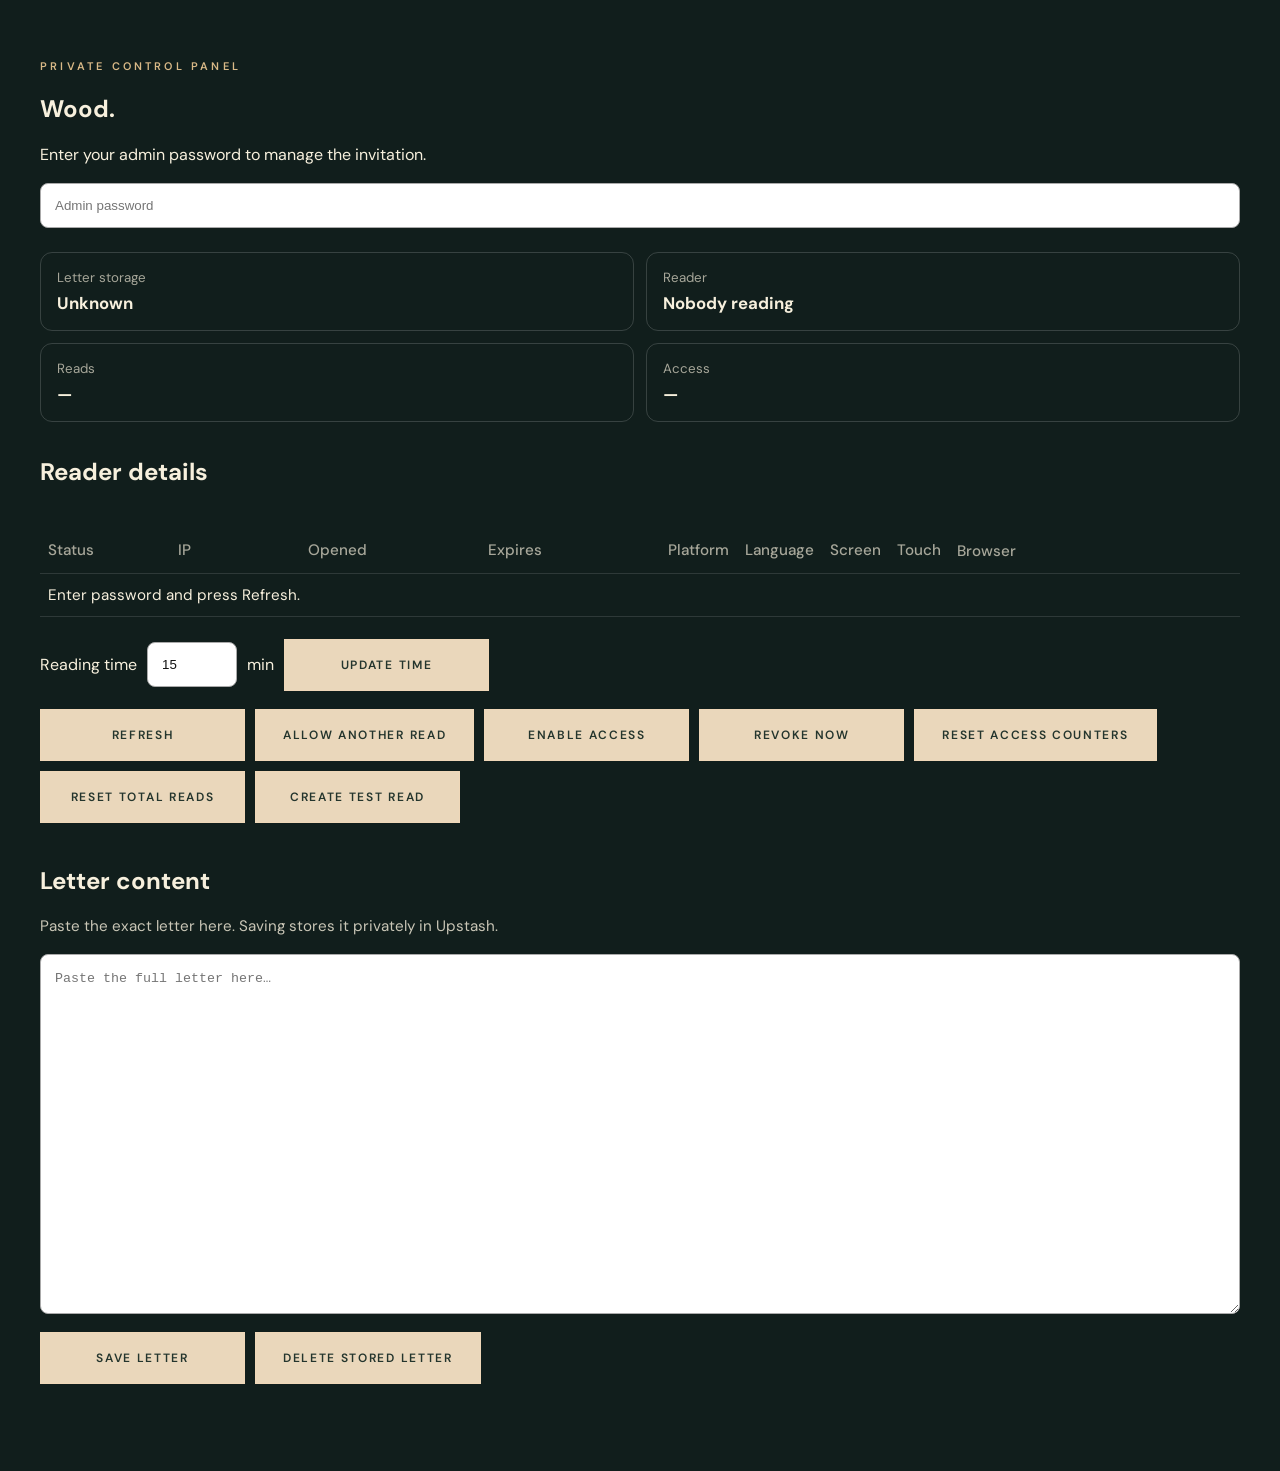
<file: admin/index.html>
<!doctype html><html><head><meta charset="utf-8"><meta name="viewport" content="width=device-width,initial-scale=1"><meta name="robots" content="noindex,nofollow,noarchive"><title>Wood · Control</title><link rel="stylesheet" href="/style.css"><style>body{margin:0}.grain,.glow{pointer-events:none}main{width:100%;max-width:none;margin:0;padding:0}.panel{width:calc(100% - 80px);max-width:none;margin:0 auto;padding:48px 0 72px}.table-wrap{width:100%;overflow-x:auto;padding:0 8px;box-sizing:border-box}.details{table-layout:auto}.details th,.details td{padding:14px 16px;white-space:nowrap}.details th:nth-child(1),.details td:nth-child(1){min-width:130px}.details th:nth-child(2),.details td:nth-child(2){min-width:130px}.details th:nth-child(3),.details td:nth-child(3),.details th:nth-child(4),.details td:nth-child(4){min-width:180px}.details th:nth-child(9),.details td:nth-child(9){min-width:320px;white-space:normal;line-height:1.45}.details th:nth-child(10),.details td:nth-child(10){min-width:130px}.controls{display:flex;gap:10px;flex-wrap:wrap}.controls button{width:auto}.stat{font-size:1.15rem;line-height:1.8}.admin-input{position:relative;z-index:10;display:block;width:100%;box-sizing:border-box;padding:14px;margin:18px 0;border-radius:8px;border:1px solid #aaa;background:#fff;color:#111;pointer-events:auto;-webkit-user-select:text;user-select:text}textarea.admin-input{min-height:360px;resize:vertical;line-height:1.5}.letter-box{margin-top:42px}.meta{opacity:.8;font-size:.95rem}.overview{display:grid;grid-template-columns:repeat(2,minmax(0,1fr));gap:12px;margin:24px 0}.card{border:1px solid rgba(255,255,255,.16);border-radius:12px;padding:16px}.card small{display:block;opacity:.65;margin-bottom:6px}.card strong{font-size:1.05rem}.details{width:100%;border-collapse:collapse;margin:22px 0;font-size:.95rem}.details th,.details td{padding:11px 8px;border-bottom:1px solid rgba(255,255,255,.12);text-align:left;vertical-align:top}.details th{width:36%;opacity:.65;font-weight:500}.details td{word-break:break-word}.section-title{margin-top:34px}.dot{display:inline-block;width:9px;height:9px;border-radius:50%;margin-right:7px;vertical-align:1px}.dot.green{background:#55c985;box-shadow:0 0 8px #55c98588}.dot.red{background:#e66b6b;box-shadow:0 0 8px #e66b6b88}.dot.gray{background:#7d8983}@media(max-width:700px){.panel{width:calc(100% - 32px);padding-top:32px}.overview{grid-template-columns:1fr}}</style></head><body><main><section class="panel"><p class="eyebrow">private control panel</p><h1>Wood.</h1><p>Enter your admin password to manage the invitation.</p><input id="pw" class="admin-input" type="password" autocomplete="current-password" placeholder="Admin password"><div class="overview"><div class="card"><small>Letter storage</small><strong id="stored">Unknown</strong></div><div class="card"><small>Reader</small><strong id="reader">Nobody reading</strong></div><div class="card"><small>Reads</small><strong id="reads">—</strong></div><div class="card"><small>Access</small><strong id="access">—</strong></div></div><h2 class="section-title">Reader details</h2><div style="overflow-x:auto"><table class="details" style="min-width:1100px"><thead><tr><th>Status</th><th>IP</th><th>Opened</th><th>Expires</th><th>Platform</th><th>Language</th><th>Screen</th><th>Touch</th><th>Browser</th><th>Last IP</th><th>Blocked</th><th>Total</th></tr></thead><tbody id="readerDetails"><tr><td colspan="12">Enter password and press Refresh.</td></tr></tbody></table></div><div id="status" class="stat"></div><div class="controls" style="margin-bottom:18px"><label style="display:flex;align-items:center;gap:10px">Reading time <input id="duration" class="admin-input" type="number" min="1" max="120" value="15" style="width:90px;margin:0"> min</label><button id="saveDuration">Update time</button></div><div class="controls"><button data-a="status">Refresh</button><button data-a="allow">Allow another read</button><button data-a="enable">Enable access</button><button data-a="revoke">Revoke now</button><button data-a="reset">Reset access counters</button><button data-a="resetTotal">Reset total reads</button><button id="testRead">Create test read</button></div><div class="letter-box"><h2>Letter content</h2><p class="meta">Paste the exact letter here. Saving stores it privately in Upstash.</p><textarea id="letter" class="admin-input" placeholder="Paste the full letter here…"></textarea><div class="controls"><button id="saveLetter">Save letter</button><button id="deleteLetter">Delete stored letter</button></div><p id="letterMeta" class="meta"></p></div></section></main><script>const pw=document.querySelector('#pw'),box=document.querySelector('#status'),letter=document.querySelector('#letter'),letterMeta=document.querySelector('#letterMeta'),stored=document.querySelector('#stored'),reader=document.querySelector('#reader'),reads=document.querySelector('#reads'),access=document.querySelector('#access'),duration=document.querySelector('#duration');async function go(action){box.textContent='Working…';const r=await fetch('/.netlify/functions/admin',{method:'POST',headers:{'Content-Type':'application/json'},cache:'no-store',credentials:'same-origin',body:JSON.stringify({action,password:pw.value||undefined})});const d=await r.json();if(!r.ok){box.textContent='Access denied or service unavailable.';return}pw.value='';pw.placeholder='Admin session active';const active=d.active&&Date.now()<d.active.expiresAt;stored.textContent=d.letterStored?'Stored · '+d.letterCharacters+' chars':'Not stored';reader.innerHTML=active?'<span class="dot green"></span>Reading now · '+(d.active.ip||'IP unavailable'):'<span class="dot gray"></span>Nobody reading';reads.textContent=d.usedReads+' / '+d.allowedReads+' · total '+(d.totalReads??0);access.textContent=d.revoked?'Revoked':active?'Active now':'Ready';if(d.durationMinutes)duration.value=d.durationMinutes;letterMeta.textContent=d.letterStored?'Letter stored · '+d.letterCharacters+' characters':'No letter stored yet';const m=active&&d.active.meta?d.active.meta:null,rd=document.querySelector('#readerDetails');rd.innerHTML='<tr><td>'+(active?'<span class="dot green"></span>Reading now':'<span class="dot gray"></span>Nobody reading')+'</td><td>'+(active?(d.active.ip||'unknown'):'—')+'</td><td>'+(active?new Date(d.active.startedAt).toLocaleString():'—')+'</td><td>'+(active?new Date(d.active.expiresAt).toLocaleString():'—')+'</td><td>'+(m?.platform||'—')+'</td><td>'+(m?.language||'—')+'</td><td>'+(m?.screen||'—')+'</td><td>'+(m?.touch??'—')+'</td><td>'+(m?.userAgent||'—')+'</td><td>'+(d.lastReader?.ip||'—')+'</td><td>'+((d.blockedAttempts||0)?'<span class="dot red"></span>'+d.blockedAttempts:'<span class="dot gray"></span>0')+'</td><td>'+(d.totalReads??0)+'</td></tr>';box.textContent='';}document.querySelector('#saveDuration').addEventListener('click',async()=>{box.textContent='Updating time…';const r=await fetch('/.netlify/functions/admin',{method:'POST',credentials:'same-origin',headers:{'Content-Type':'application/json'},body:JSON.stringify({action:'setDuration',minutes:Number(duration.value),password:pw.value||undefined})});box.textContent=r.ok?'Reading time updated.':'Could not update time.'});document.querySelector('#testRead').addEventListener('click',async()=>{box.textContent='Creating test…';const r=await fetch('/.netlify/functions/admin',{method:'POST',credentials:'same-origin',headers:{'Content-Type':'application/json'},body:JSON.stringify({action:'testStart',password:pw.value||undefined})});const d=await r.json();if(r.ok){window.open(d.testUrl,'_blank','noopener');box.textContent='Test invitation created. It expires in 1 hour.'}else box.textContent='Could not create test.'});document.querySelectorAll('[data-a]').forEach(b=>b.addEventListener('click',()=>go(b.dataset.a)));document.querySelector('#deleteLetter').addEventListener('click',async()=>{if(!confirm('Permanently delete the stored letter from Upstash? The private invitation will stop working until a new letter is saved.'))return;if(!confirm('Are you sure? This cannot be undone from the dashboard.'))return;letterMeta.textContent='Deleting…';const r=await fetch('/.netlify/functions/admin',{method:'POST',headers:{'Content-Type':'application/json'},cache:'no-store',credentials:'same-origin',body:JSON.stringify({action:'deleteLetter',password:pw.value||undefined})});if(r.ok){letter.value='';letterMeta.textContent='No letter stored.'}else letterMeta.textContent='Could not delete letter.'});document.querySelector('#saveLetter').addEventListener('click',async()=>{if(!confirm('Save this letter to the private datastore?'))return;letterMeta.textContent='Saving…';const r=await fetch('/.netlify/functions/admin',{method:'POST',headers:{'Content-Type':'application/json'},cache:'no-store',credentials:'same-origin',body:JSON.stringify({action:'saveLetter',password:pw.value||undefined,letter:letter.value})});const d=await r.json();letterMeta.textContent=r.ok?'Letter stored · '+d.letterCharacters+' characters':'Could not save letter.'});pw.addEventListener('keydown',e=>{if(e.key==='Enter')go('status')});</script></body></html>
</file>
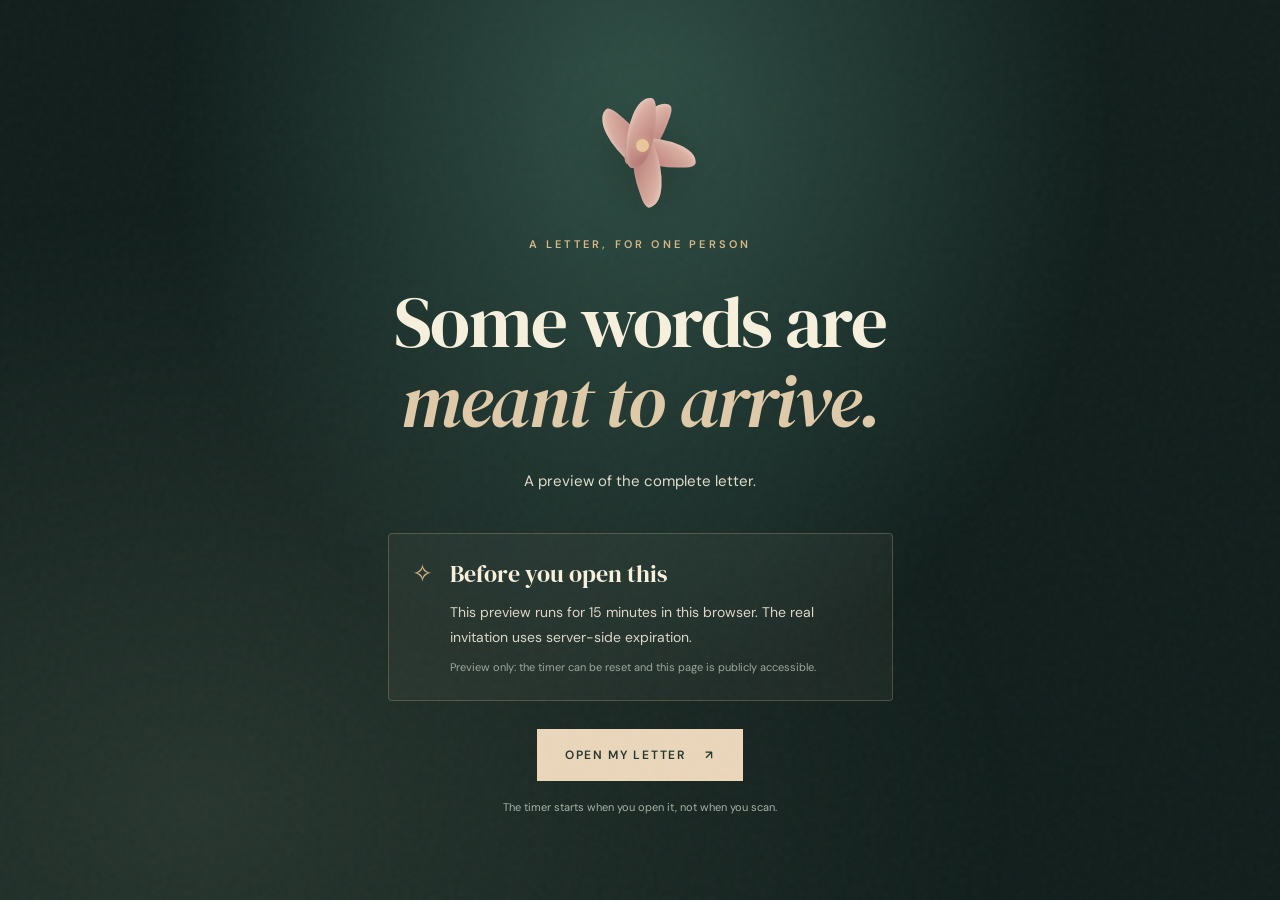
<file: read/index.html>
<!doctype html>
<html lang="en"><head><meta charset="utf-8"><meta name="viewport" content="width=device-width,initial-scale=1"><meta name="robots" content="noindex,nofollow,noarchive"><meta name="theme-color" content="#182c28"><title>A letter for you</title><link rel="stylesheet" href="/style.css"></head>
<body><div class="grain" aria-hidden="true"></div><div class="glow" aria-hidden="true"></div><main>
<section class="entry" id="entry"><div class="flower" aria-hidden="true"><i></i><i></i><i></i><i></i><i></i><em></em></div><p class="eyebrow">a letter, for one person</p><h1>Some words are<br><em>meant to arrive.</em></h1><p class="intro">A preview of the complete letter.</p><div class="notice"><span class="notice-icon">✧</span><div><strong>Before you open this</strong><p>This preview runs for 15 minutes in this browser. The real invitation uses server-side expiration.</p><small>Preview only: the timer can be reset and this page is publicly accessible.</small></div></div><button id="begin">Open my letter <span>↗</span></button><p class="micro">The timer starts when you open it, not when you scan.</p></section>
<section class="reading" id="reading" hidden><header><span>only for you</span><div class="clock"><span class="clock-dot"></span><span id="timer">15:00</span> remaining</div></header><div class="hero"><span class="petal">❀</span><p class="eyebrow">a birthday letter</p><h2>Wood.</h2><p class="subtitle">For Marilou, with love.</p></div><article id="letter"></article><footer><div class="fine-flower">✳</div><span>some things are made simply to be given</span></footer></section>
<section class="ended" id="ended" hidden><span class="ending-flower">✳</span><p class="eyebrow">the letter has closed</p><h2>Some things stay<br><em>with us.</em></h2><p>Thank you for giving these words a little of your time.</p><p class="last">Happy birthday, Nicky. ♡</p></section>
</main><script src="/app.js"></script></body></html>
</file>
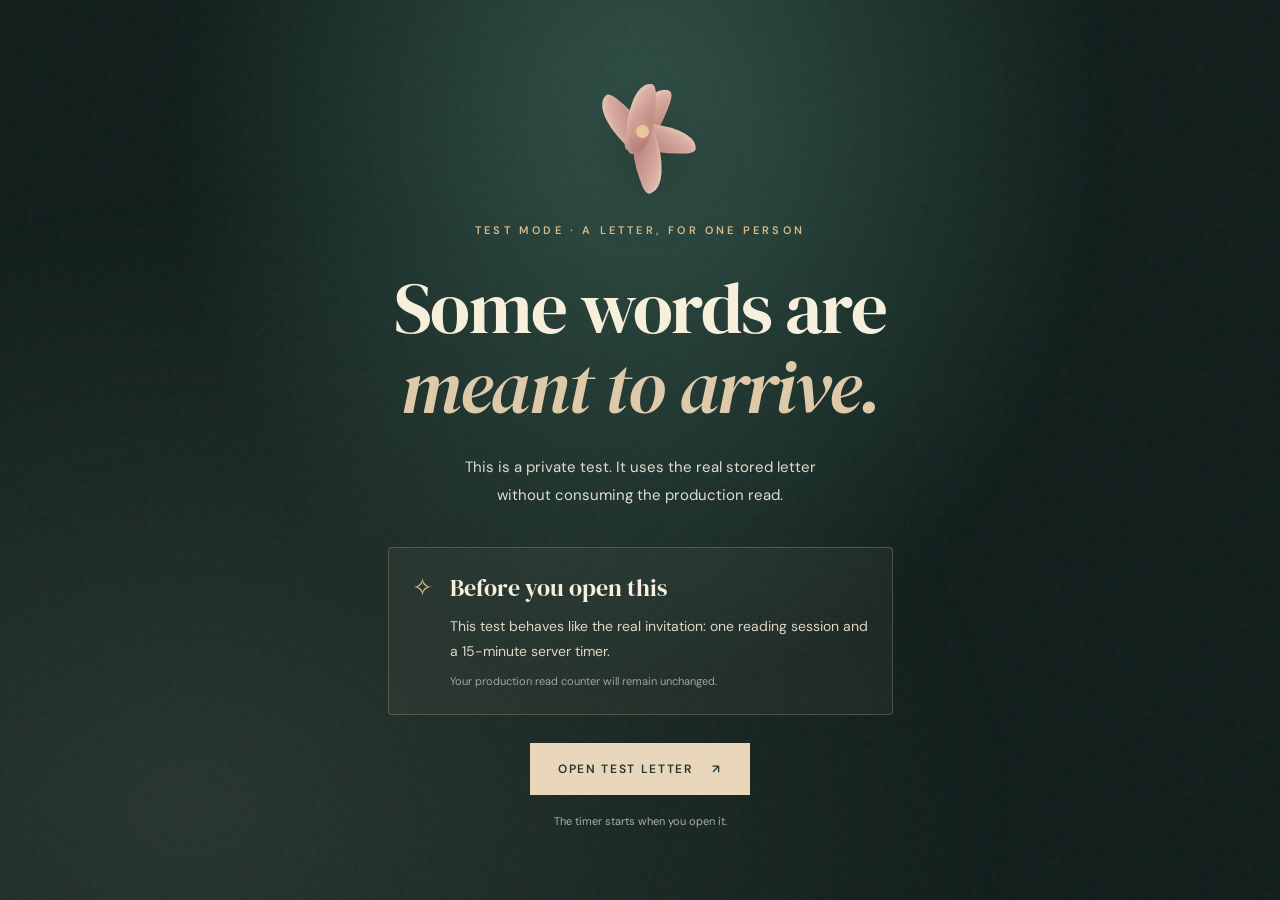
<file: test/index.html>
<!doctype html><html lang="en"><head><meta charset="utf-8"><meta name="viewport" content="width=device-width,initial-scale=1"><meta name="robots" content="noindex,nofollow,noarchive"><meta name="theme-color" content="#182c28"><title>Test · A letter for you</title><link rel="stylesheet" href="/style.css"></head><body><div class="grain" aria-hidden="true"></div><div class="glow" aria-hidden="true"></div><main><section class="entry" id="entry"><div class="flower" aria-hidden="true"><i></i><i></i><i></i><i></i><i></i><em></em></div><p class="eyebrow">test mode · a letter, for one person</p><h1>Some words are<br><em>meant to arrive.</em></h1><p class="intro">This is a private test. It uses the real stored letter without consuming the production read.</p><div class="notice"><span class="notice-icon">✧</span><div><strong>Before you open this</strong><p>This test behaves like the real invitation: one reading session and a 15-minute server timer.</p><small>Your production read counter will remain unchanged.</small></div></div><button id="begin">Open test letter <span>↗</span></button><p class="micro">The timer starts when you open it.</p></section><section class="reading" id="reading" hidden><header><span>test mode</span><div class="clock"><span class="clock-dot"></span><span id="timer">15:00</span> remaining</div></header><div class="hero"><span class="petal">❀</span><p class="eyebrow">a birthday letter</p><h2>Wood.</h2><p class="subtitle">For Marilou, with love.</p></div><article id="letter"></article></section><section class="ended" id="ended" hidden><p class="eyebrow">test expired</p><h2>The test letter has closed.</h2></section></main><script src="/test.js"></script></body></html>
</file>
<file: style.css>
@import url('https://fonts.googleapis.com/css2?family=DM+Sans:wght@400;500;600;700&family=DM+Serif+Display:ital@0;1&display=swap');:root{color-scheme:dark;--cream:#f7f0dd;--muted:#c5c4b2;--gold:#d9b987}*{box-sizing:border-box}html{scroll-behavior:smooth}body{margin:0;background:#111e1c;color:var(--cream);font-family:'DM Sans',sans-serif;min-height:100vh}.grain{position:fixed;inset:0;z-index:10;pointer-events:none;opacity:.12;background-image:url("data:image/svg+xml,%3Csvg viewBox='0 0 180 180' xmlns='http://www.w3.org/2000/svg'%3E%3Cfilter id='n'%3E%3CfeTurbulence type='fractalNoise' baseFrequency='.8' numOctaves='3' stitchTiles='stitch'/%3E%3C/filter%3E%3Crect width='100%25' height='100%25' filter='url(%23n)' opacity='.25'/%3E%3C/svg%3E")}.glow{position:fixed;inset:0;pointer-events:none;background:radial-gradient(ellipse at 50% 13%,#315147 0%,transparent 52%),radial-gradient(ellipse at 15% 90%,#28362f 0%,transparent 53%)}main{position:relative;z-index:1}.entry,.ended{min-height:100svh;max-width:680px;margin:auto;padding:clamp(36px,7vh,80px) 25px 55px;text-align:center;display:flex;align-items:center;justify-content:center;flex-direction:column}.eyebrow{font-size:11px;letter-spacing:.29em;text-transform:uppercase;color:var(--gold);font-weight:600}.entry h1,.ended h2{font:normal clamp(43px,7vw,73px)/1.08 'DM Serif Display',Georgia,serif;letter-spacing:-.025em;margin:20px 0}.entry h1 em,.ended h2 em{font-weight:400;color:#dfcaa9}.intro{max-width:370px;line-height:1.85;color:#e0dece;font-size:15px;margin:8px auto 30px}.flower{position:relative;width:110px;height:120px;margin:5px auto 18px;filter:drop-shadow(0 12px 26px #080e0c55);animation:float 7s ease-in-out infinite}.flower i{position:absolute;left:41px;top:10px;width:30px;height:70px;border-radius:80% 15% 75% 20%;transform-origin:50% 78%;background:linear-gradient(130deg,#f1d2bf,#b97d78 75%,#805c61);box-shadow:inset 1px 1px 5px #fff4}.flower i:nth-child(1){transform:rotate(-50deg)}.flower i:nth-child(2){transform:rotate(20deg)}.flower i:nth-child(3){transform:rotate(90deg)}.flower i:nth-child(4){transform:rotate(160deg)}.flower em{position:absolute;left:51px;top:51px;background:#e9c79a;width:13px;height:13px;border-radius:50%;box-shadow:0 0 9px #f4d29f70}.notice{text-align:left;display:flex;gap:17px;border:1px solid #bca17d51;background:#f2e3c90b;padding:23px;border-radius:4px;max-width:505px;margin:8px auto 28px}.notice-icon{font-size:25px;color:var(--gold)}.notice strong{font:normal 24px 'DM Serif Display',serif}.notice p{font-size:14px;line-height:1.75;color:#ded8c9;margin:10px 0}.notice small{display:block;font-size:11px;color:#9ea89f;line-height:1.6}button{border:1px solid #efd7b8;background:#ead7bb;color:#24352d;padding:17px 27px;min-width:205px;font:600 12px 'DM Sans';text-transform:uppercase;letter-spacing:.14em;cursor:pointer;transition:transform .2s,background .2s}button:hover{background:#fff0d8;transform:translateY(-2px)}button span{margin-left:15px}.micro{font-size:11px;color:#a7b4a8;margin-top:19px}.reading{max-width:100%;padding:0 24px}.reading header{max-width:800px;margin:auto;display:flex;justify-content:space-between;align-items:center;border-bottom:1px solid #ddceb32a;padding:22px 0;color:#b5bcae;letter-spacing:.13em;text-transform:uppercase;font-size:10px}.clock{font-variant-numeric:tabular-nums;letter-spacing:.05em;color:#dec69e}.clock-dot{display:inline-block;background:#e0bd87;width:6px;height:6px;border-radius:50%;margin-right:7px;box-shadow:0 0 9px #f2d0a399}.hero{text-align:center;margin:85px auto 85px}.petal{font-size:43px;color:#e3b5a3;display:block;margin-bottom:27px}.hero h2{font:normal clamp(74px,13vw,128px) 'DM Serif Display',serif;letter-spacing:-.06em;margin:5px 0;color:#f2dfc9}.subtitle{font:italic 19px 'DM Serif Display',serif;color:#c5b39d}.reading article{max-width:720px;margin:0 auto;padding:0 28px;text-align:justify;text-justify:inter-word;hyphens:auto;font:normal clamp(17px,2.4vw,20px)/2.05 Georgia,'Times New Roman',serif;color:#edd2ba}.reading article p{margin:0 0 1.4em}.reading article p:first-child{font-style:italic;color:#edd2ba}.reading footer{text-align:center;border-top:1px solid #ddceb32a;margin:95px auto 0;max-width:650px;padding:55px 0 85px;color:#aeb7a7;font:italic 16px 'DM Serif Display',serif}.fine-flower{font-size:35px;color:#d5a78d;margin-bottom:18px}.ended h2{font-size:clamp(53px,8vw,82px)}.ended>p:not(.eyebrow){line-height:1.8;color:#c9d0c3}.ending-flower{font-size:75px;color:#d2a998;animation:float 8s ease-in-out infinite}.last{font:italic 20px 'DM Serif Display',serif;color:#e9cfb4!important;margin-top:25px}[hidden]{display:none!important}@keyframes float{50%{transform:translateY(-9px) rotate(2deg)}}@media(max-width:520px){.reading article{padding:0 6px;text-align:justify;text-justify:inter-word;hyphens:auto}.entry,.ended{padding:42px 22px}.notice{padding:19px}.hero{margin:60px 0}.reading{padding:0 21px}.reading article{line-height:1.93}.reading header{padding:18px 0}}@media(prefers-reduced-motion:reduce){*,*:before,*:after{animation:none!important;scroll-behavior:auto!important}}.line-flower{display:block;color:#e3ad9b;font-size:44px;line-height:1;margin:8px auto 28px;font-family:Georgia,'Times New Roman',serif;font-weight:400;text-shadow:0 8px 22px #080e0c44}.reading .line-flower{margin:0 auto 27px;font-size:42px}.reading footer .line-flower{font-size:34px;margin:0 auto 18px}.ended .line-flower{font-size:58px;margin:0 auto 24px}.solid-flower{position:relative;display:block;width:62px;height:62px;margin:8px auto 28px}.solid-flower i{position:absolute;left:21px;top:3px;width:20px;height:31px;border-radius:55% 55% 48% 48%;background:#dca997;transform-origin:10px 28px}.solid-flower i:nth-child(1){transform:rotate(0deg)}.solid-flower i:nth-child(2){transform:rotate(72deg)}.solid-flower i:nth-child(3){transform:rotate(144deg)}.solid-flower i:nth-child(4){transform:rotate(216deg)}.solid-flower i:nth-child(5){transform:rotate(288deg)}.solid-flower em{position:absolute;left:23px;top:23px;width:16px;height:16px;border-radius:50%;background:#24473f;z-index:2}.reading .solid-flower{margin:0 auto 27px}.reading footer .solid-flower{transform:scale(.72);margin-bottom:8px}.ended .solid-flower{transform:scale(1.05);margin-bottom:24px}.protected-letter{position:relative;-webkit-user-select:none;user-select:none;-webkit-touch-callout:none}.protected-letter p{position:relative;z-index:2}.private-watermark{position:fixed;left:50%;top:50%;transform:translate(-50%,-50%) rotate(-18deg);z-index:1;font:600 clamp(18px,4vw,34px)/1 'DM Sans',sans-serif;letter-spacing:.22em;color:rgba(237,210,186,.045);white-space:nowrap;pointer-events:none;user-select:none}.protected-letter::selection,.protected-letter *::selection{background:transparent}
</file>
